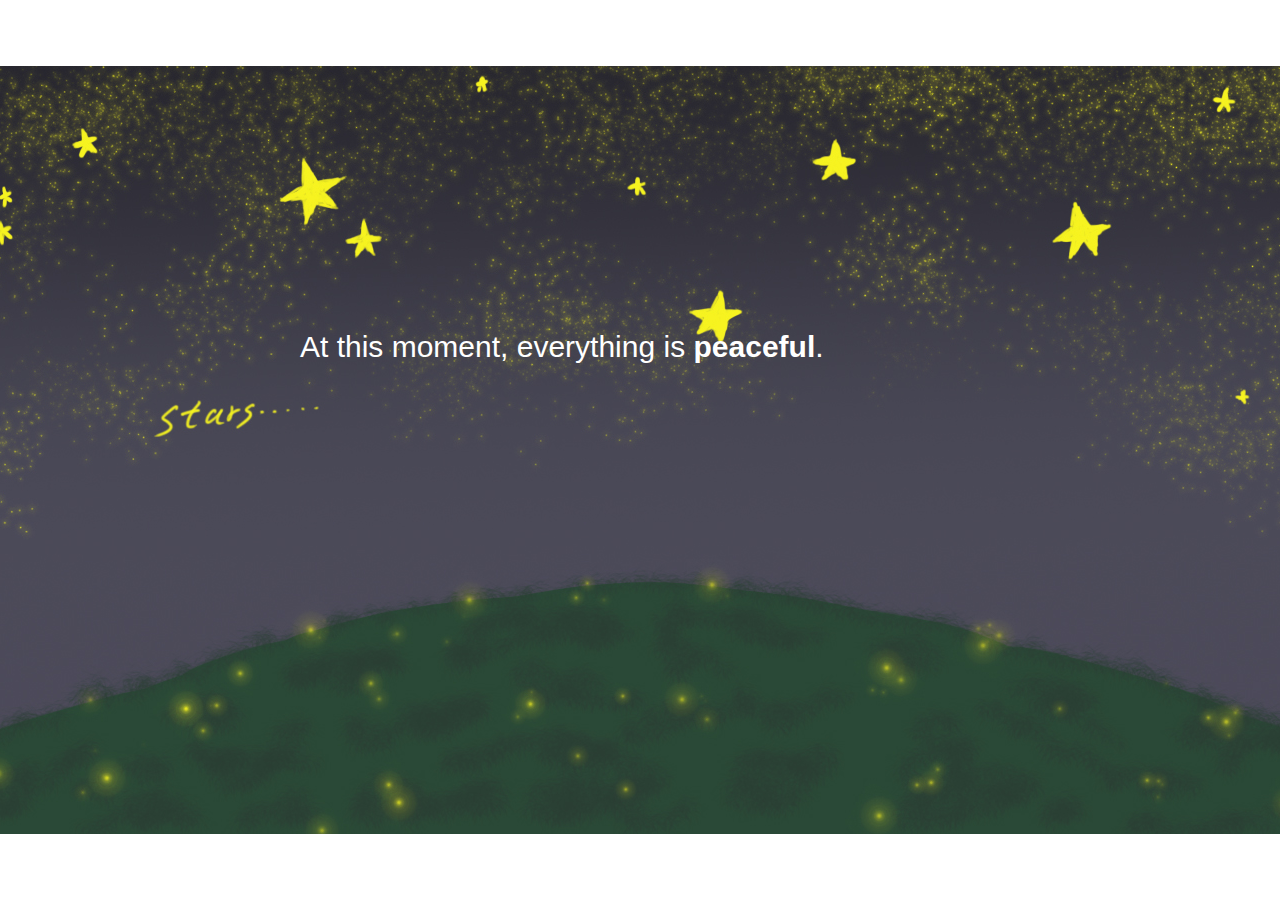
<file: index.html>
<!DOCTYPE html>
<html>
    <head>
        <link rel="stylesheet" href="style.css">
    </head>
    <body>
        <p>At this moment, everything is <b>peaceful</b>.</p>
        <a href="p2.html">
        <img src="images/Make a wish 1.jpg">
        </a>
    </body>
</html>
</file>
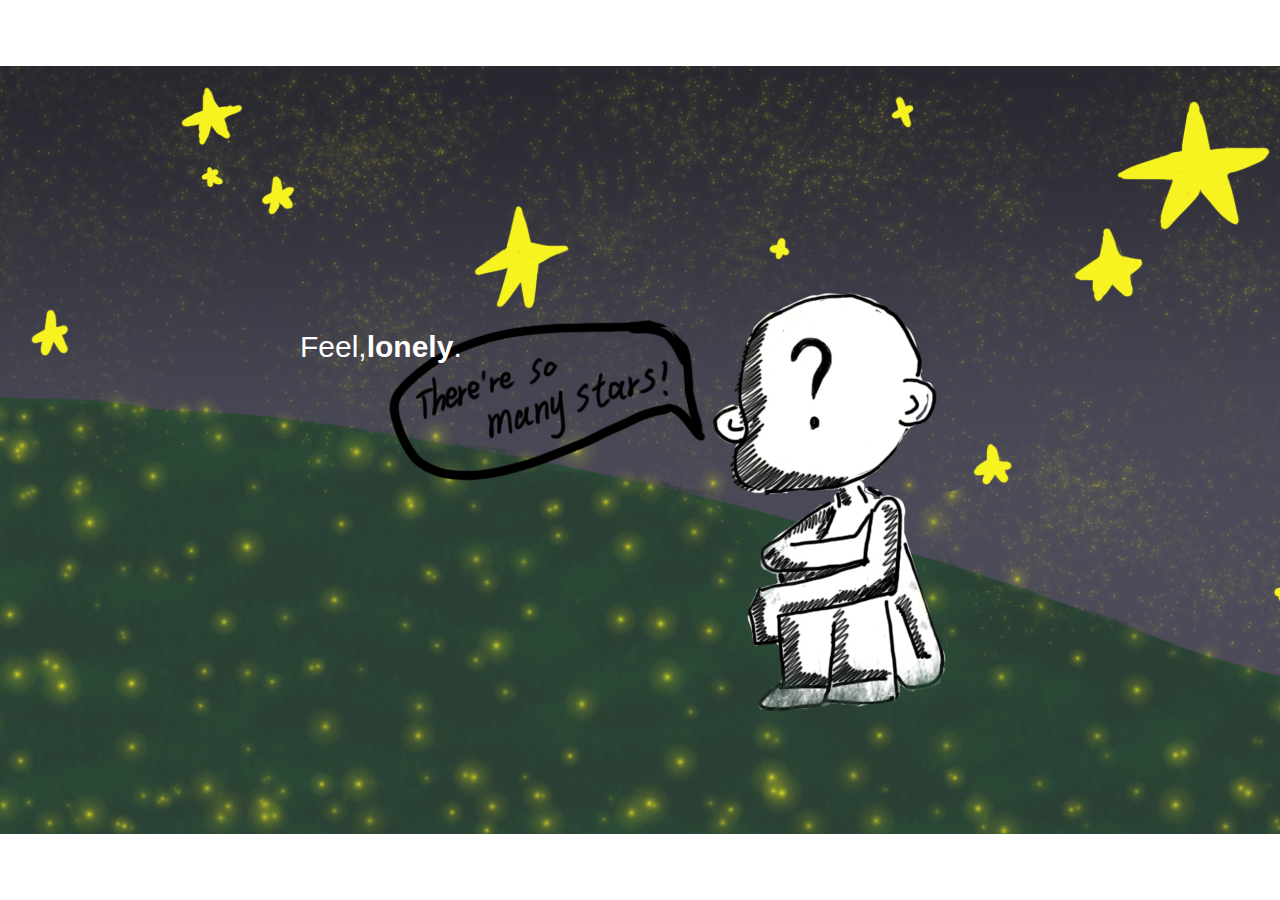
<file: p2.html>
<!DOCTYPE html>
<html>
    <head>
        <link rel="stylesheet" href="style.css">
    </head>
    <body>
        <p>Feel,<b>lonely</b>.</p>
        <a href="p3.html">
        <img src="images/Make a wish2.jpg">
        </a>
    </body>
</html>
</file>
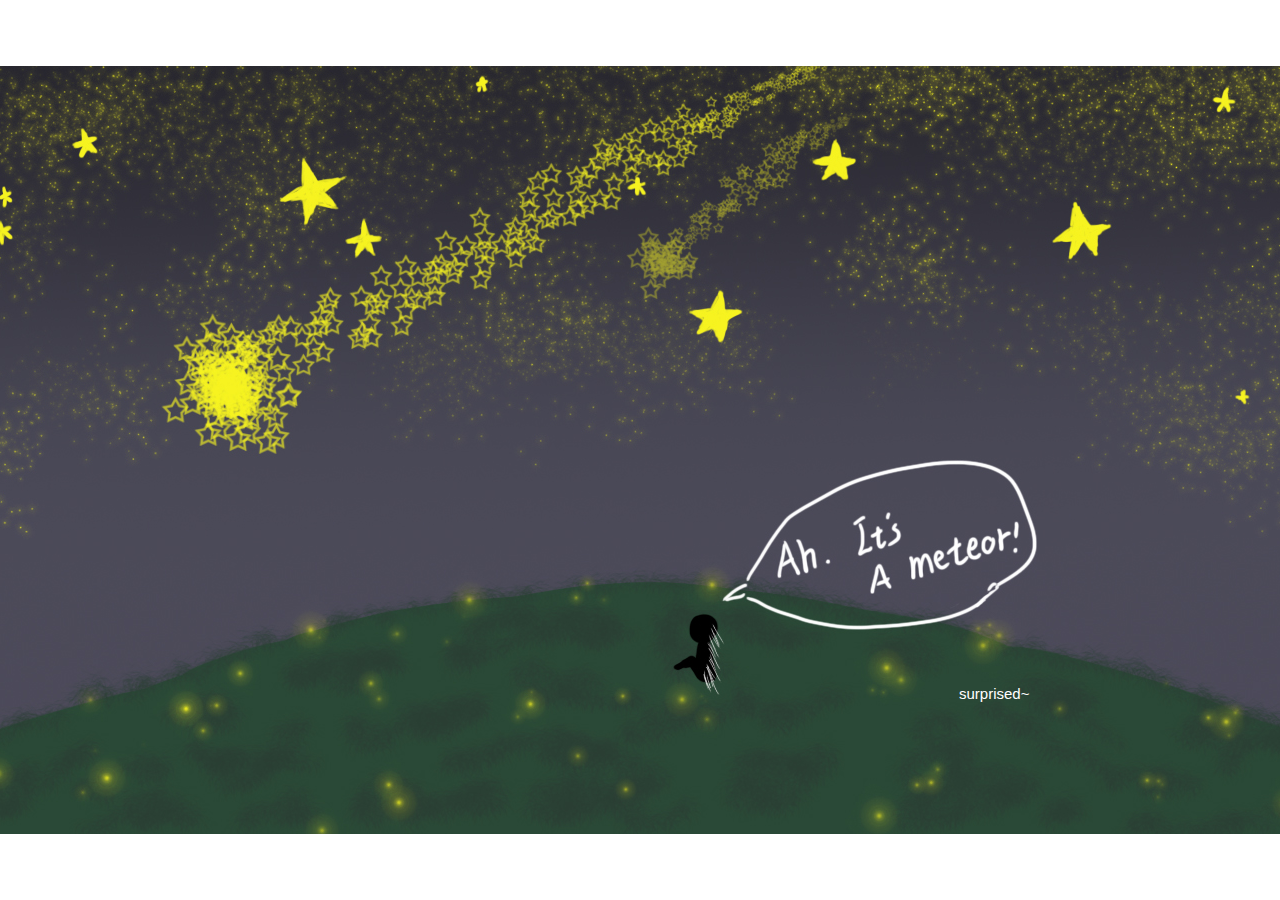
<file: p3.html>
<!DOCTYPE html>
<html>
    <head>
        <link rel="stylesheet" href="style.css">
    </head>
    <body>
        <p class="surprised">surprised~</p>
        <a href="p4.html">
        <img src="images/Make a wish 3.jpg">
        </a>
    </body>
</html>
</file>
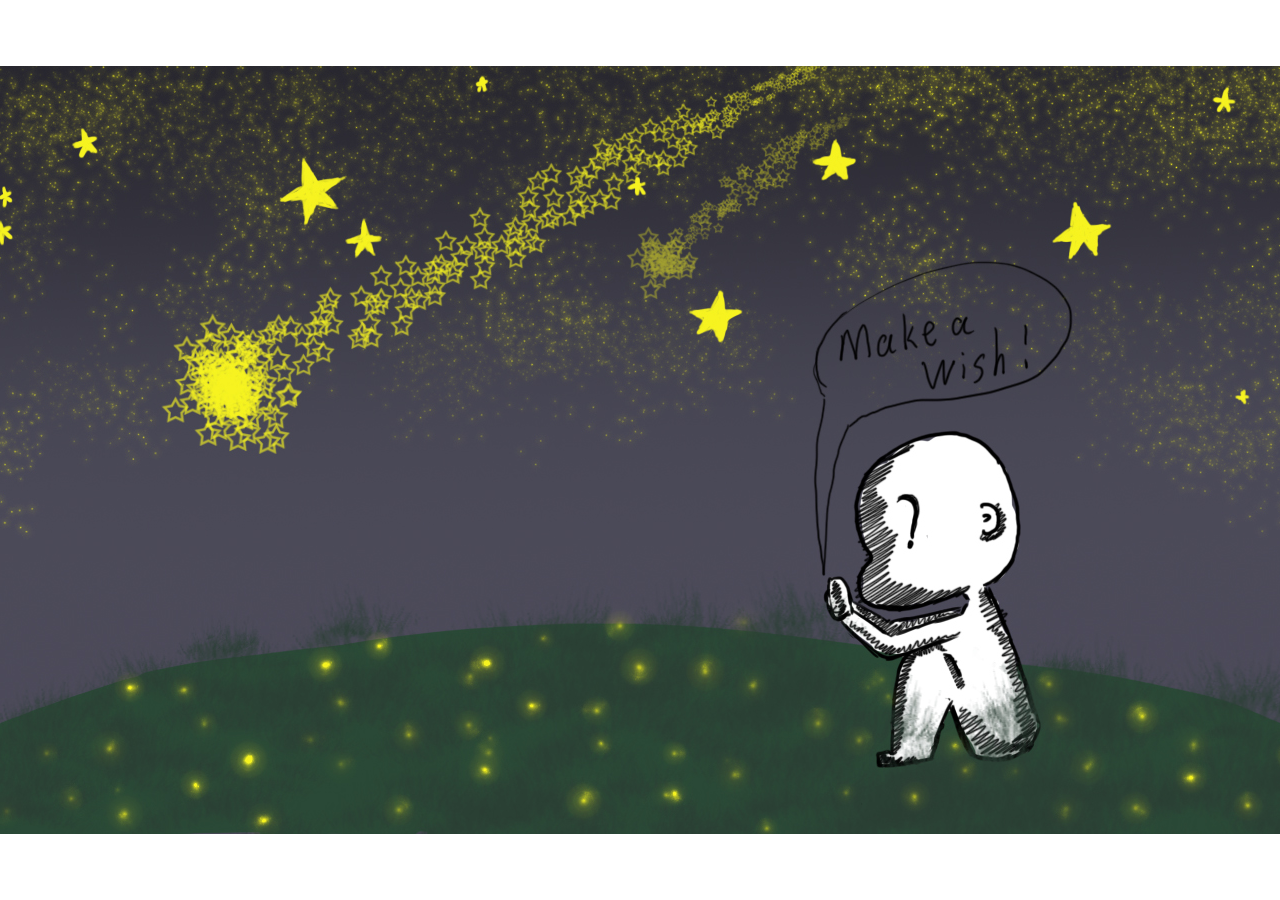
<file: p4.html>
<!DOCTYPE html>
<html>
    <head>
        <link rel="stylesheet" href="style.css">
    </head>
    <body>
        <a href="p5.html">
        <img src="images/Make a wish 4.jpg">
        </a>
    </body>
</html>
</file>
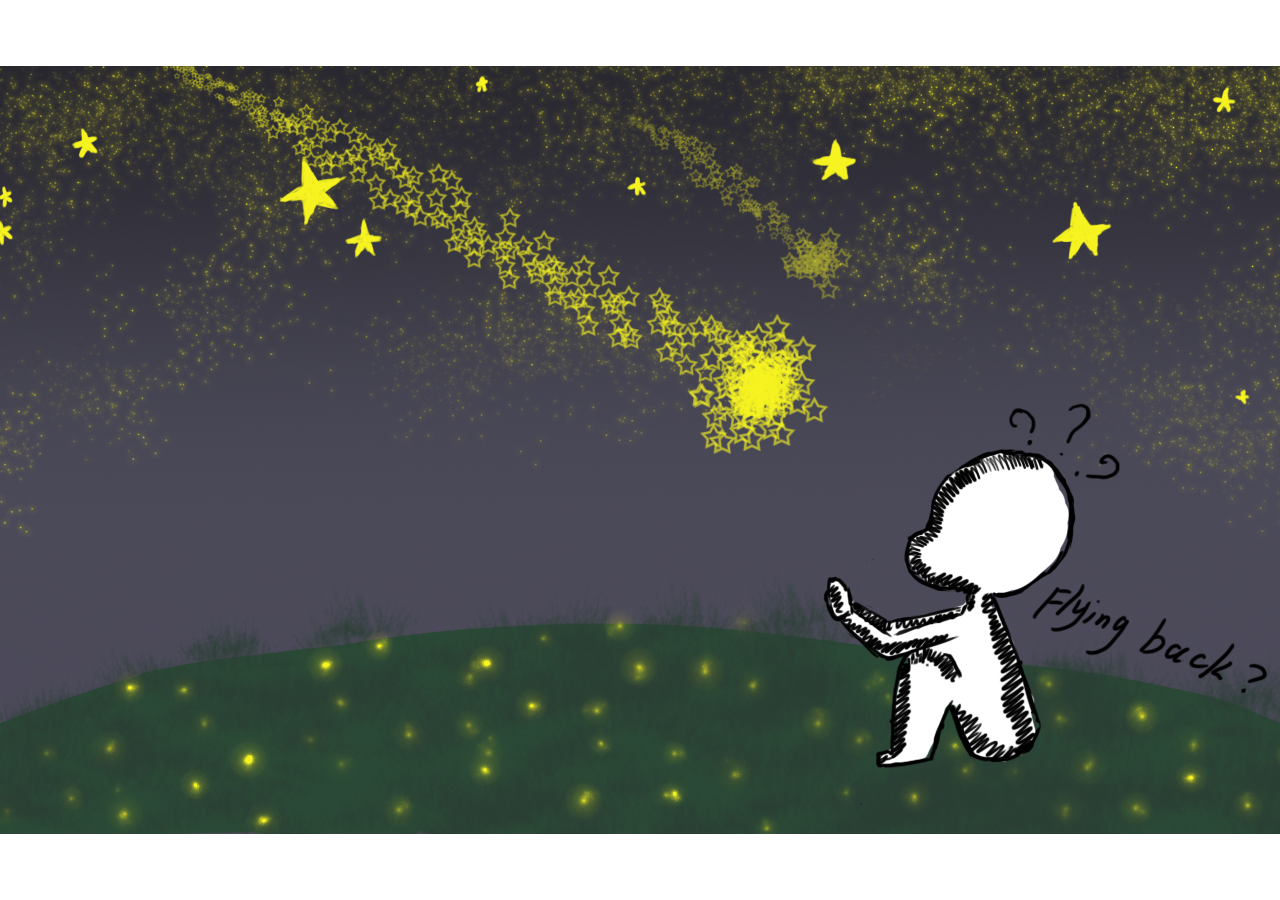
<file: p5.html>
<!DOCTYPE html>
<html>
    <head>
        <link rel="stylesheet" href="style.css">
    </head>
    <body>
        <a href="p6.html">
        <img src="images/Make a wish 5.jpg">
        </a>
    </body>
</html>
</file>
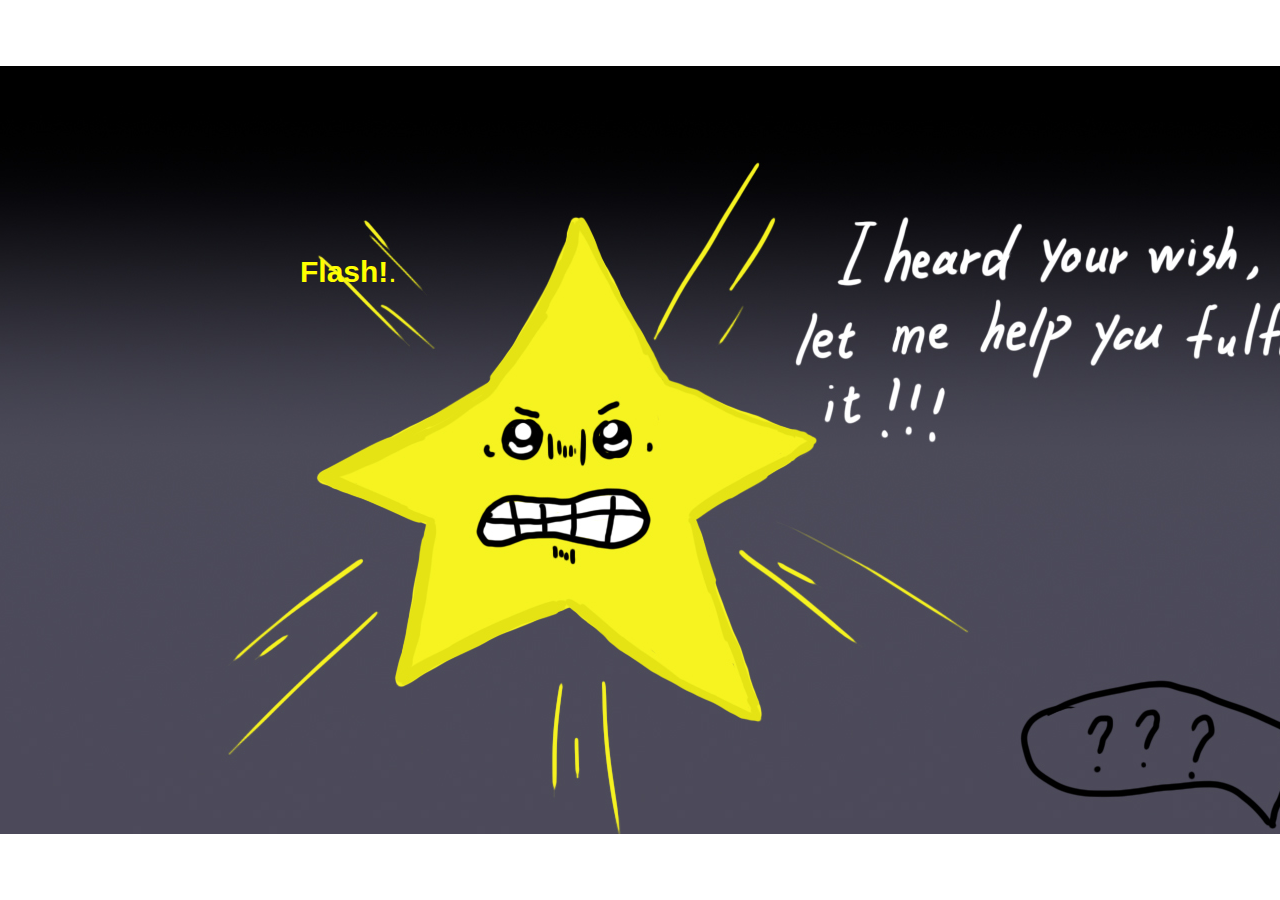
<file: p6.html>
<!DOCTYPE html>
<html>
    <head>
        <link rel="stylesheet" href="style.css">
    </head>
    <body>
        <p class="Flash"><b>Flash!</b>.</p>
        <a href="index.html">
        <img src="images/Make a wish 6.jpg">
        </a>
    </body>
</html>
</file>
<file: style.css>
p{
    position: absolute;
    top: 300px;
    left: 300px;
    font-size: 30px;
    z-index: 2;
    color: white;
    font-family: 'Gill Sans', 'Gill Sans MT', Calibri, 'Trebuchet MS', sans-serif;
}


img{
width: 1366px;
height: 768px;
position: absolute;
top: 50%;
left: 50%;
transform: translate(-50%, -50%);
}
.surprised{
position: absolute;
top: 670px;
left: 959px;
font-size: 15px;
}
.Flash{
position: absolute;
top: 225px;
left: 300px;
color: yellow;
}
</file>
